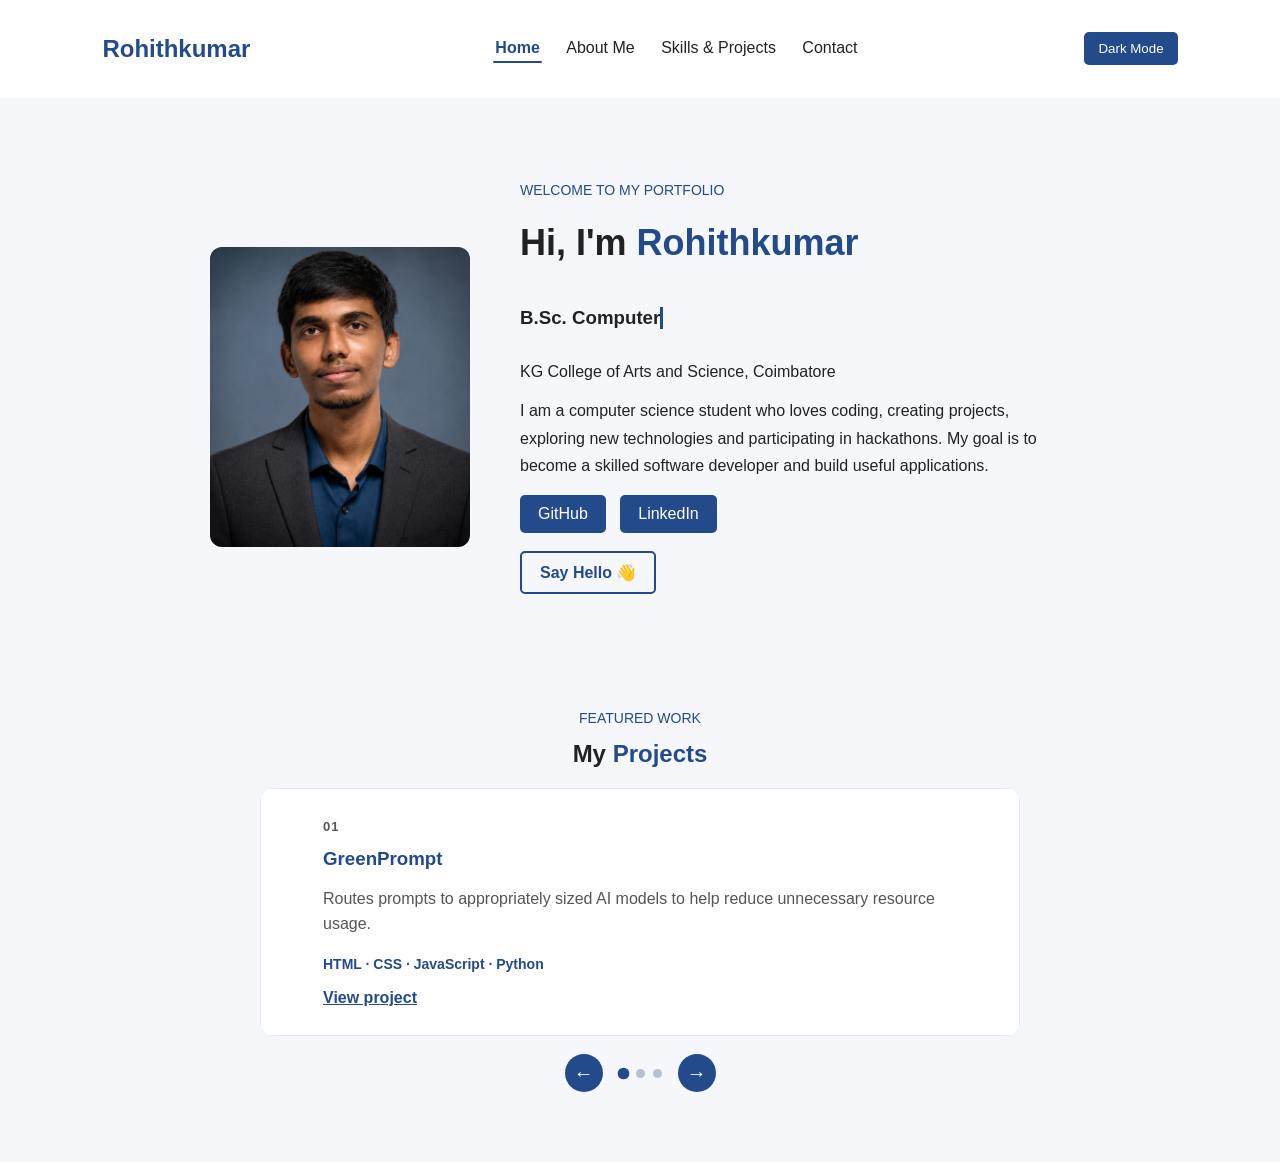
<file: index.html>
<!DOCTYPE html>
<html lang="en">
<head>
    <meta charset="UTF-8">
    <meta name="viewport" content="width=device-width, initial-scale=1.0">
    <title>Rohithkumar | Portfolio</title>
    <link rel="stylesheet" href="style.css">
</head>
<body>

    <header>
    <h2>Rohithkumar</h2>

    <nav>
        <a href="index.html">Home</a>
        <a href="about.html">About Me</a>
        <a href="skills.html">Skills & Projects</a>
        <a href="contact.html">Contact</a>
    </nav>

    <button id="themeButton">Dark Mode</button>
</header>

    <main class="home">
        <div class="profile">
            <div class="profile-card" tabindex="0" role="button" aria-label="Show profile details">
                <div class="profile-card-inner">
                    <div class="profile-card-front">
                        <img src="images/rohith.jpg" alt="Rohith's profile photo">
                    </div>
                    <div class="profile-card-back">
                        <p class="profile-label">STUDENT PROFILE</p>
                        <h2>Rohithkumar</h2>
                        <p>B.Sc. Computer Science</p>
                        <p>KG College of Arts and Science, Coimbatore</p>
                        <span>Hover or tap to flip back</span>
                    </div>
                </div>
            </div>
        </div>

        <div class="intro">
            <p class="welcome">WELCOME TO MY PORTFOLIO</p>

            <h1>Hi, I'm <span>Rohithkumar</span></h1>

            <h3>B.Sc. Computer Science Student</h3>

            <p>
                KG College of Arts and Science, Coimbatore
            </p>

            <p class="description">
                I am a computer science student who loves
                coding, creating projects, exploring new
                technologies and participating in hackathons.
                My goal is to become a skilled software
                developer and build useful applications.
            </p>

            <div class="social-links">
                <a href="https://github.com/rohithkumar2008"
                   target="_blank">GitHub</a>

                <a href="https://www.linkedin.com/in/rohithkumar-kumaresan"
                   target="_blank">LinkedIn</a>
            </div>

            <button class="hello-button" id="helloButton" type="button">Say Hello 👋</button>
            <p class="hello-message" id="helloMessage" aria-live="polite"></p>
        </div>
    </main>

    <section class="project-carousel" aria-label="Featured projects">
        <div class="carousel-heading">
            <p class="welcome">FEATURED WORK</p>
            <h2>My <span>Projects</span></h2>
        </div>

        <div class="carousel-window">
            <div class="carousel-track">
                <article class="carousel-slide">
                    <p class="slide-number">01</p>
                    <h3>GreenPrompt</h3>
                    <p>Routes prompts to appropriately sized AI models to help reduce unnecessary resource usage.</p>
                    <p class="slide-tech">HTML · CSS · JavaScript · Python</p>
                    <a href="https://github.com/Jarvis-Steven/GreenPrompt" target="_blank" rel="noopener noreferrer">View project</a>
                </article>

                <article class="carousel-slide">
                    <p class="slide-number">02</p>
                    <h3>Appointment Scheduling System</h3>
                    <p>A Java mini project for organising appointments and helping users keep track of reminders.</p>
                    <p class="slide-tech">Java</p>
                </article>

                <article class="carousel-slide">
                    <p class="slide-number">03</p>
                    <h3>Visual AI Cursor</h3>
                    <p>An AI-assisted cursor concept that guides users through computer tasks using visual support.</p>
                    <p class="slide-tech">Python · OpenCV · Tkinter</p>
                </article>
            </div>
        </div>

        <div class="carousel-controls">
            <button class="carousel-button" id="previousSlide" type="button" aria-label="Show previous project">←</button>
            <div class="carousel-dots" aria-label="Choose a project">
                <button class="carousel-dot active" type="button" aria-label="Show project 1" aria-current="true"></button>
                <button class="carousel-dot" type="button" aria-label="Show project 2"></button>
                <button class="carousel-dot" type="button" aria-label="Show project 3"></button>
            </div>
            <button class="carousel-button" id="nextSlide" type="button" aria-label="Show next project">→</button>
        </div>
    </section>

<script src="script.js"></script>
</body>
</html>
</file>
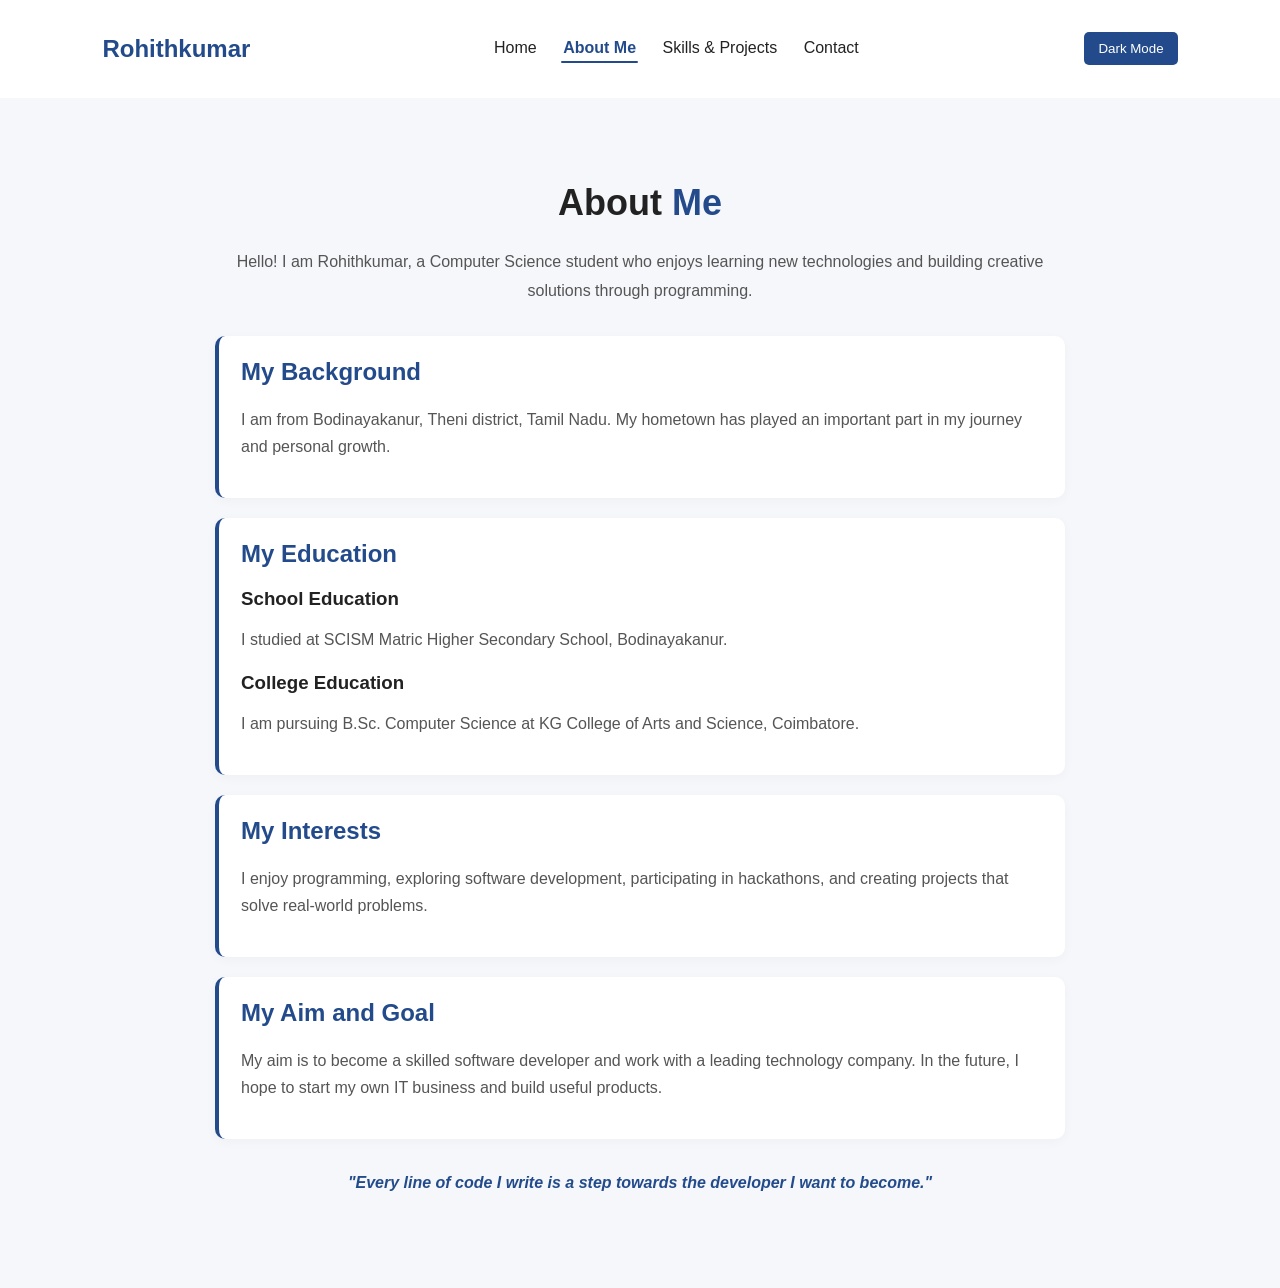
<file: about.html>
<!DOCTYPE html>
<html lang="en">
<head>
    <meta charset="UTF-8">
    <meta name="viewport" content="width=device-width, initial-scale=1.0">
    <title>About Me | Rohith_Nova</title>
    <link rel="stylesheet" href="style.css">
</head>
<body>

    <!-- Navigation -->
    <header>
    <h2>Rohithkumar</h2>

    <nav>
        <a href="index.html">Home</a>
        <a href="about.html">About Me</a>
        <a href="skills.html">Skills & Projects</a>
        <a href="contact.html">Contact</a>
    </nav>

    <button id="themeButton">Dark Mode</button>
</header>

    <!-- About section -->
    <main class="about">
        <h1>About <span>Me</span></h1>

        <p class="about-intro">
            Hello! I am Rohithkumar, a Computer Science student
            who enjoys learning new technologies and building
            creative solutions through programming.
        </p>

        <section class="about-card">
            <h2>My Background</h2>

            <p>
                I am from Bodinayakanur, Theni district,
                Tamil Nadu. My hometown has played an important
                part in my journey and personal growth.
            </p>
        </section>

        <section class="about-card">
            <h2>My Education</h2>

            <h3>School Education</h3>
            <p>
                I studied at SCISM Matric Higher Secondary
                School, Bodinayakanur.
            </p>

            <h3>College Education</h3>
            <p>
                I am pursuing B.Sc. Computer Science at
                KG College of Arts and Science, Coimbatore.
            </p>
        </section>

        <section class="about-card">
            <h2>My Interests</h2>

            <p>
                I enjoy programming, exploring software
                development, participating in hackathons,
                and creating projects that solve real-world
                problems.
            </p>
        </section>

        <section class="about-card">
            <h2>My Aim and Goal</h2>

            <p>
                My aim is to become a skilled software developer
                and work with a leading technology company.
                In the future, I hope to start my own
                IT business and build useful products.
            </p>
        </section>

        <p class="closing-message">
            "Every line of code I write is a step towards
            the developer I want to become."
        </p>
    </main>

    

<script src="script.js"></script>
</body>
</html>
</file>
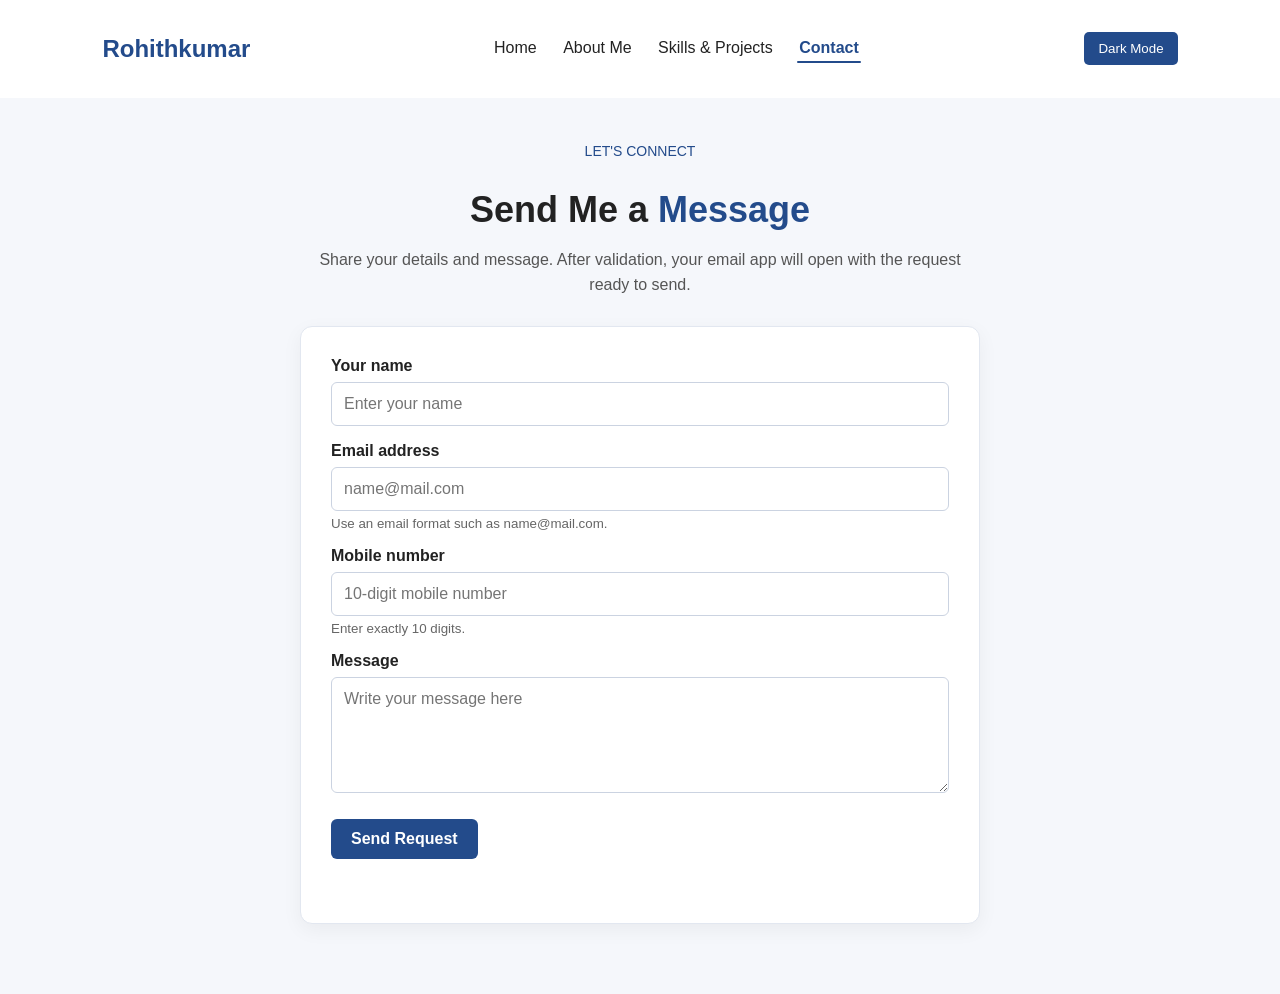
<file: contact.html>
<!DOCTYPE html>
<html lang="en">
<head>
    <meta charset="UTF-8">
    <meta name="viewport" content="width=device-width, initial-scale=1.0">
    <title>Contact | Rohithkumar</title>
    <link rel="stylesheet" href="style.css">
</head>
<body>
    <header>
        <h2>Rohithkumar</h2>

        <nav>
            <a href="index.html">Home</a>
            <a href="about.html">About Me</a>
            <a href="skills.html">Skills & Projects</a>
            <a href="contact.html">Contact</a>
        </nav>

        <button id="themeButton">Dark Mode</button>
    </header>

    <main class="contact-page">
        <section class="contact-intro">
            <p class="welcome">LET'S CONNECT</p>
            <h1>Send Me a <span>Message</span></h1>
            <p>Share your details and message. After validation, your email app will open with the request ready to send.</p>
        </section>

        <section class="contact-card">
            <form id="contactForm" data-recipient="your-email@example.com" novalidate>
                <label for="contactName">Your name</label>
                <input id="contactName" name="name" type="text" autocomplete="name" minlength="2" required placeholder="Enter your name">

                <label for="contactEmail">Email address</label>
                <input id="contactEmail" name="email" type="email" autocomplete="email" required pattern="^[A-Za-z0-9._%+-]+@[A-Za-z0-9.-]+\.[A-Za-z]{2,}$" placeholder="name@mail.com">
                <small>Use an email format such as name@mail.com.</small>

                <label for="contactMobile">Mobile number</label>
                <input id="contactMobile" name="mobile" type="tel" inputmode="numeric" autocomplete="tel" required pattern="[0-9]{10}" minlength="10" maxlength="10" placeholder="10-digit mobile number">
                <small>Enter exactly 10 digits.</small>

                <label for="contactMessage">Message</label>
                <textarea id="contactMessage" name="message" rows="5" required minlength="10" placeholder="Write your message here"></textarea>

                <button class="send-button" type="submit">Send Request</button>
                <p class="form-status" id="formStatus" aria-live="polite"></p>
            </form>
        </section>
    </main>

    <script src="script.js"></script>
</body>
</html>
</file>
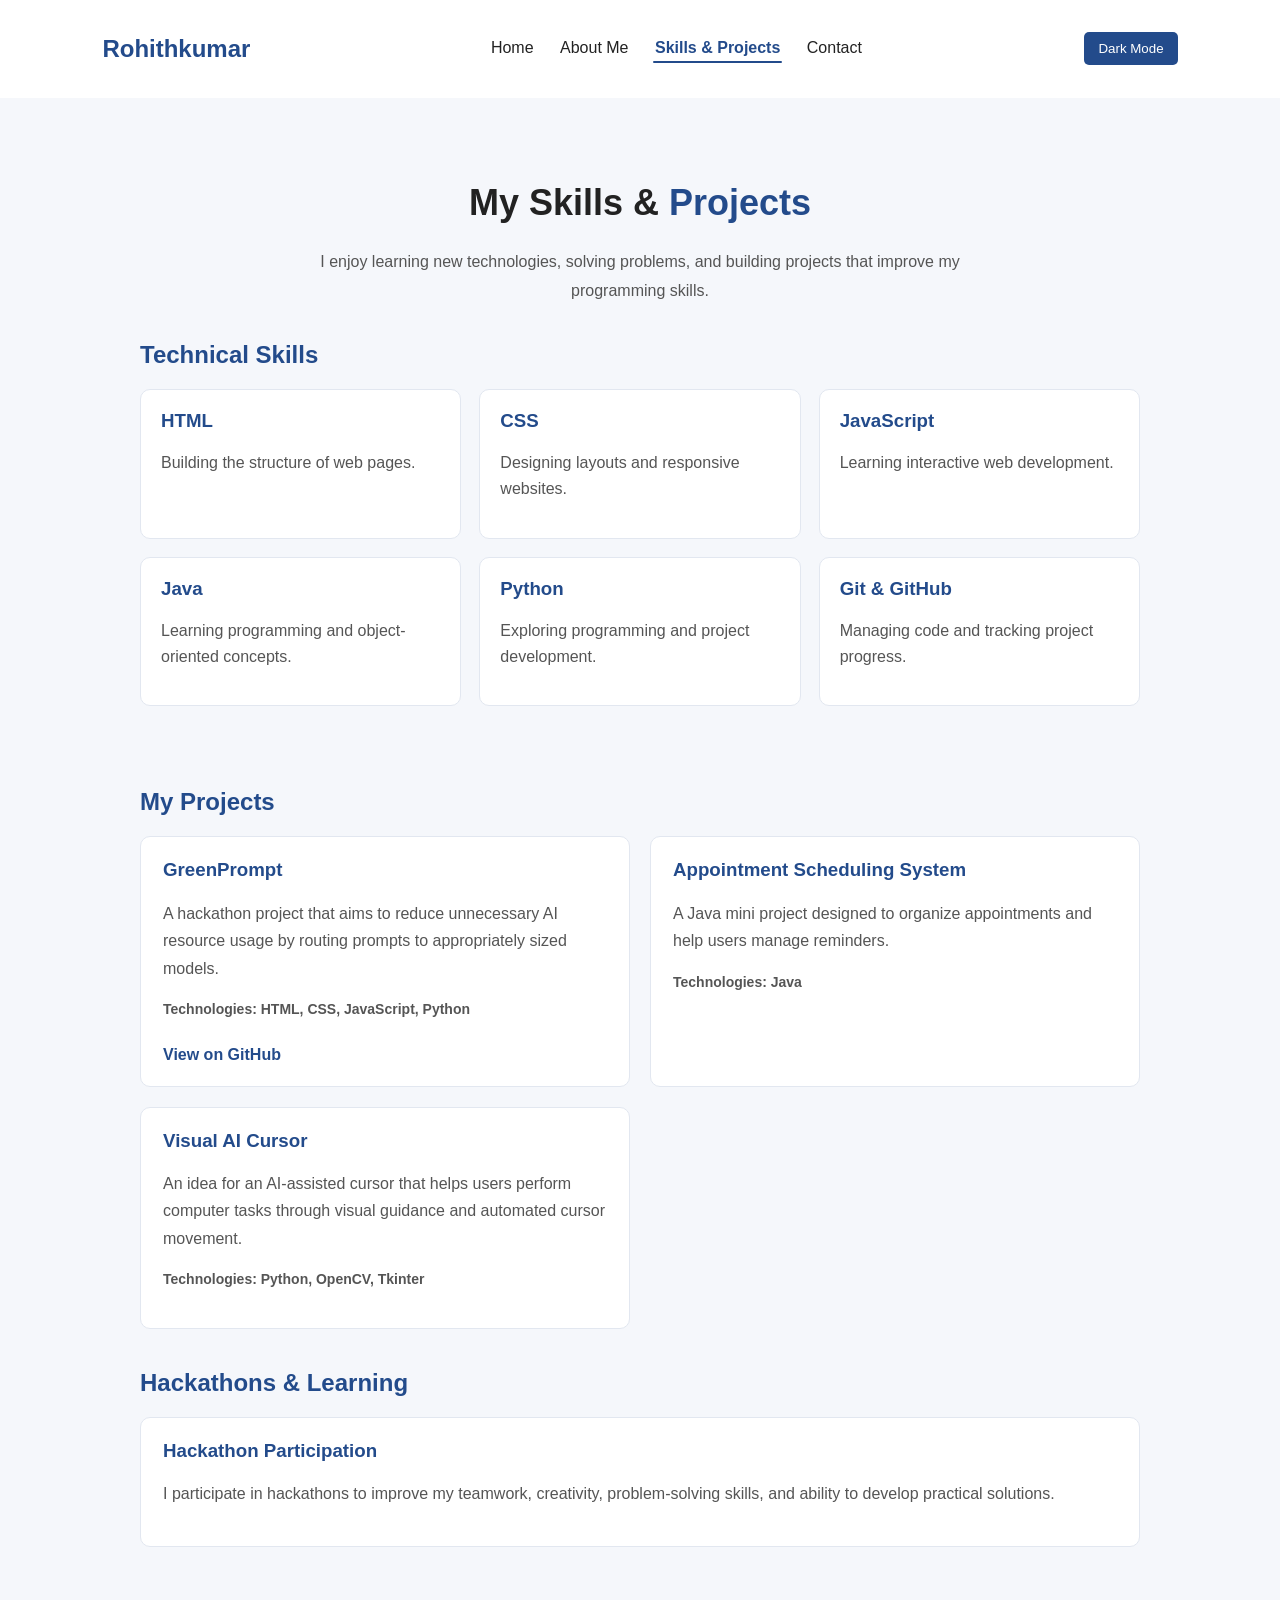
<file: skills.html>
<!DOCTYPE html>
<html lang="en">
<head>
    <meta charset="UTF-8">
    <meta name="viewport" content="width=device-width, initial-scale=1.0">
    <title>Skills & Projects | Rohith_Nova</title>
    <link rel="stylesheet" href="style.css">
</head>
<body>

    <!-- Navigation -->
    <header>
    <h2>Rohithkumar</h2>

    <nav>
        <a href="index.html">Home</a>
        <a href="about.html">About Me</a>
        <a href="skills.html">Skills & Projects</a>
        <a href="contact.html">Contact</a>
    </nav>

    <button id="themeButton">Dark Mode</button>
</header>

    <main class="skills-page">

        <h1>My Skills & <span>Projects</span></h1>

        <p class="skills-intro">
            I enjoy learning new technologies, solving problems,
            and building projects that improve my programming skills.
        </p>

        <!-- Technical Skills -->
        <section class="skills-section">
            <h2>Technical Skills</h2>

            <div class="skills-list">
                <div class="skill-card">
                    <h3>HTML</h3>
                    <p>Building the structure of web pages.</p>
                </div>

                <div class="skill-card">
                    <h3>CSS</h3>
                    <p>Designing layouts and responsive websites.</p>
                </div>

                <div class="skill-card">
                    <h3>JavaScript</h3>
                    <p>Learning interactive web development.</p>
                </div>

                <div class="skill-card">
                    <h3>Java</h3>
                    <p>Learning programming and object-oriented concepts.</p>
                </div>

                <div class="skill-card">
                    <h3>Python</h3>
                    <p>Exploring programming and project development.</p>
                </div>

                <div class="skill-card">
                    <h3>Git & GitHub</h3>
                    <p>Managing code and tracking project progress.</p>
                </div>
            </div>
        </section>

        <!-- Projects -->
        <section class="skills-section">
            <h2>My Projects</h2>

            <div class="projects-list">

                <div class="project-card">
                    <h3>GreenPrompt</h3>
                    <p>
                        A hackathon project that aims to reduce
                        unnecessary AI resource usage by routing
                        prompts to appropriately sized models.
                    </p>
                    <p class="project-tech">
                        Technologies: HTML, CSS, JavaScript, Python
                    </p>
                    <a href="https://github.com/Jarvis-Steven/GreenPrompt"
                       target="_blank">
                        View on GitHub
                    </a>
                </div>

                <div class="project-card">
                    <h3>Appointment Scheduling System</h3>
                    <p>
                        A Java mini project designed to organize
                        appointments and help users manage reminders.
                    </p>
                    <p class="project-tech">
                        Technologies: Java
                    </p>
                </div>

                <div class="project-card">
                    <h3>Visual AI Cursor</h3>
                    <p>
                        An idea for an AI-assisted cursor that helps
                        users perform computer tasks through visual
                        guidance and automated cursor movement.
                    </p>
                    <p class="project-tech">
                        Technologies: Python, OpenCV, Tkinter
                    </p>
                </div>

            </div>
        </section>

        <!-- Hackathon Experience -->
        <section class="skills-section">
            <h2>Hackathons & Learning</h2>

            <div class="project-card">
                <h3>Hackathon Participation</h3>
                <p>
                    I participate in hackathons to improve my
                    teamwork, creativity, problem-solving skills,
                    and ability to develop practical solutions.
                </p>
            </div>
        </section>

    </main>

    
<script src="script.js"></script>
</body>
</html>
</file>
<file: style.css>
/* Basic page settings */
body {
    margin: 0;
    font-family: Arial, sans-serif;
    background-color: #f5f7fb;
    color: #222;
}

/* Navigation bar */
header {
    display: flex;
    justify-content: space-between;
    align-items: center;
    padding: 15px 8%;
    background-color: white;
}

header h2 {
    color: #234b8b;
}

nav a {
    text-decoration: none;
    color: #222;
    display: inline-block;
    position: relative;
    padding: 8px 2px 10px;
    transition: color 0.25s ease, transform 0.25s ease;
}

/* Navigation link animation */
nav a::after {
    content: "";
    position: absolute;
    right: 0;
    bottom: 4px;
    left: 0;
    height: 2px;
    background-color: #234b8b;
    border-radius: 2px;
    transform: scaleX(0);
    transform-origin: center;
    transition: transform 0.25s ease;
}

nav a:hover,
nav a:focus-visible {
    color: #234b8b;
    transform: translateY(-2px);
}

nav a:hover::after,
nav a:focus-visible::after,
nav a.active::after {
    transform: scaleX(1);
}

nav a:focus-visible {
    outline: 2px solid #234b8b;
    outline-offset: 4px;
}

/* Home page layout */
.home {
    display: flex;
    align-items: center;
    justify-content: center;
    gap: 50px;
    padding: 70px 8%;
}

/* Flip profile photo */
.profile-card {
    width: 260px;
    height: 300px;
    border-radius: 12px;
    cursor: pointer;
    perspective: 1000px;
}

.profile-card-inner {
    position: relative;
    width: 100%;
    height: 100%;
    transition: transform 0.7s ease;
    transform-style: preserve-3d;
}

.profile-card:hover .profile-card-inner,
.profile-card:focus .profile-card-inner,
.profile-card.flipped .profile-card-inner {
    transform: rotateY(180deg);
}

.profile-card-front,
.profile-card-back {
    position: absolute;
    width: 100%;
    height: 100%;
    overflow: hidden;
    border-radius: 12px;
    backface-visibility: hidden;
}

.profile-card-front img {
    width: 100%;
    height: 100%;
    object-fit: cover;
}

.profile-card-back {
    box-sizing: border-box;
    display: flex;
    flex-direction: column;
    justify-content: center;
    padding: 28px;
    background-color: #234b8b;
    color: white;
    text-align: center;
    transform: rotateY(180deg);
}

.profile-card-back h2 {
    margin: 8px 0;
    color: white;
}

.profile-card-back p {
    margin: 7px 0;
    line-height: 1.5;
}

.profile-card-back span,
.profile-label {
    font-size: 12px;
    letter-spacing: 0.7px;
}

.profile-label {
    margin: 0;
    font-weight: bold;
}

/* Introduction */
.intro {
    max-width: 550px;
}

.welcome {
    color: #234b8b;
    font-size: 14px;
}

h1 {
    font-size: 36px;
}

h1 span {
    color: #234b8b;
}

.description {
    line-height: 1.7;
}

/* Featured project carousel */
.project-carousel {
    max-width: 760px;
    margin: 0 auto 70px;
    padding: 0 8%;
}

.carousel-heading {
    text-align: center;
    margin-bottom: 20px;
}

.carousel-heading h2 {
    margin: 0;
}

.carousel-heading h2 span,
.carousel-slide h3 {
    color: #234b8b;
}

.carousel-window {
    overflow: hidden;
    border-radius: 14px;
}

.carousel-track {
    display: flex;
    transition: transform 0.45s ease;
}

.carousel-slide {
    box-sizing: border-box;
    flex: 0 0 100%;
    min-height: 230px;
    padding: 28px 62px;
    background-color: white;
    border: 1px solid #e2e7f0;
}

.slide-number {
    margin: 0 0 10px;
    color: #234b8b;
    font-size: 13px;
    font-weight: bold;
    letter-spacing: 1px;
}

.carousel-slide h3 {
    margin: 0 0 12px;
}

.carousel-slide p {
    line-height: 1.6;
    color: #555;
}

.carousel-slide .slide-tech {
    color: #234b8b;
    font-size: 14px;
    font-weight: bold;
}

.carousel-slide a {
    color: #234b8b;
    font-weight: bold;
}

.carousel-controls {
    display: flex;
    justify-content: center;
    align-items: center;
    gap: 16px;
    margin-top: 18px;
}

.carousel-button,
.carousel-dot {
    border: none;
    cursor: pointer;
}

.carousel-button {
    width: 38px;
    height: 38px;
    border-radius: 50%;
    background-color: #234b8b;
    color: white;
    font-size: 20px;
    transition: background-color 0.2s ease, transform 0.2s ease;
}

.carousel-button:hover {
    background-color: #16315c;
    transform: scale(1.08);
}

.carousel-dots {
    display: flex;
    gap: 8px;
}

.carousel-dot {
    width: 9px;
    height: 9px;
    padding: 0;
    border-radius: 50%;
    background-color: #b7c0d0;
    transition: transform 0.2s ease, background-color 0.2s ease;
}

.carousel-dot.active {
    background-color: #234b8b;
    transform: scale(1.3);
}

/* Social links */
.social-links a {
    display: inline-block;
    margin-right: 10px;
    padding: 10px 18px;
    background-color: #234b8b;
    color: white;
    text-decoration: none;
    border-radius: 5px;
}

.social-links a:hover {
    background-color: #16315c;
}

/* Small interactive welcome button */
.hello-button {
    margin-top: 18px;
    padding: 10px 18px;
    border: 2px solid #234b8b;
    border-radius: 5px;
    background-color: transparent;
    color: #234b8b;
    font: inherit;
    font-weight: bold;
    cursor: pointer;
    transition: background-color 0.25s ease, color 0.25s ease, transform 0.25s ease;
}

.hello-button:hover {
    background-color: #234b8b;
    color: white;
    transform: translateY(-2px);
}

.hello-message {
    min-height: 20px;
    margin: 12px 0 0;
    color: #234b8b;
    font-weight: bold;
}

/* Footer */
footer {
    text-align: center;
    padding: 15px;
    color: #666;
}

/* Mobile screen */
@media (max-width: 700px) {
    .home {
        flex-direction: column;
        text-align: center;
        padding: 35px 5%;
        gap: 25px;
    }

    .profile-card {
        width: 210px;
        height: 240px;
    }

    .project-carousel {
        margin-bottom: 45px;
        padding: 0 5%;
    }

    .carousel-slide {
        min-height: 250px;
        padding: 24px 28px;
    }

    h1 {
        font-size: 29px;
    }
}

/* Commit 3: About Me page */

nav a {
    margin-left: 18px;
}

.about {
    max-width: 850px;
    margin: 40px auto;
    padding: 20px;
}

.about h1 {
    text-align: center;
    color: #222;
}

.about h1 span {
    color: #234b8b;
}

.about-intro {
    text-align: center;
    line-height: 1.8;
    color: #555;
    margin-bottom: 30px;
}

.about-card {
    background-color: white;
    padding: 22px;
    margin-bottom: 20px;
    border-radius: 10px;
    box-shadow: 0 3px 12px #00000008;
    border-left: 4px solid #234b8b;
}

.about-card h2 {
    color: #234b8b;
    margin-top: 0;
}

.about-card h3 {
    margin-bottom: 5px;
}

.about-card p {
    line-height: 1.7;
    color: #555;
}

.closing-message {
    text-align: center;
    color: #234b8b;
    font-style: italic;
    font-weight: bold;
    line-height: 1.8;
    margin: 30px 0;
}

/* Mobile layout for About Me */
@media (max-width: 700px) {
    .about {
        margin: 20px auto;
        padding: 15px;
    }

    .about-card {
        padding: 18px;
    }

    nav a {
        margin-left: 8px;
        font-size: 14px;
    }
}

/* Commit 4: Skills and Projects page */

.skills-page {
    max-width: 1000px;
    margin: 40px auto;
    padding: 20px;
}

.skills-page h1 {
    text-align: center;
}

.skills-page h1 span {
    color: #234b8b;
}

.skills-intro {
    max-width: 700px;
    margin: 0 auto 35px;
    text-align: center;
    line-height: 1.8;
    color: #555;
}

.skills-section {
    margin-bottom: 40px;
}

.skills-section > h2 {
    color: #234b8b;
    margin-bottom: 20px;
}

/* Skill cards */
.skills-list {
    display: grid;
    grid-template-columns: repeat(3, 1fr);
    gap: 18px;
}

.skill-card {
    background-color: white;
    padding: 20px;
    border-radius: 10px;
    border: 1px solid #e2e7f0;
}

.skill-card h3 {
    color: #234b8b;
    margin-top: 0;
}

.skill-card p {
    color: #555;
    line-height: 1.6;
}

.skill-card.interactive-skill {
    cursor: pointer;
    transition: transform 0.25s ease, box-shadow 0.25s ease, border-color 0.25s ease;
}

.skill-card.interactive-skill:hover,
.skill-card.interactive-skill:focus-visible,
.skill-card.interactive-skill.selected {
    transform: translateY(-5px);
    border-color: #234b8b;
    box-shadow: 0 10px 24px #00000014;
    outline: none;
}

.skill-feedback {
    min-height: 24px;
    margin: 18px 0 0;
    color: #234b8b;
    font-weight: bold;
    text-align: center;
}

/* Project cards */
.projects-list {
    display: grid;
    grid-template-columns: repeat(2, 1fr);
    gap: 20px;
}

.project-card {
    background-color: white;
    padding: 22px;
    border-radius: 10px;
    border: 1px solid #e2e7f0;
}

.project-card h3 {
    color: #234b8b;
    margin-top: 0;
}

.project-card p {
    color: #555;
    line-height: 1.7;
}

.project-tech {
    font-size: 14px;
    font-weight: bold;
}

/* Contact page */
.contact-page {
    max-width: 680px;
    margin: 45px auto 70px;
    padding: 0 20px;
}

.contact-intro {
    text-align: center;
    margin-bottom: 28px;
}

.contact-intro h1 {
    margin-bottom: 10px;
}

.contact-intro h1 span {
    color: #234b8b;
}

.contact-intro > p:last-child {
    color: #555;
    line-height: 1.6;
}

.contact-card {
    padding: 30px;
    background-color: white;
    border: 1px solid #e2e7f0;
    border-radius: 12px;
    box-shadow: 0 6px 20px #0000000d;
}

.contact-card label {
    display: block;
    margin: 16px 0 7px;
    font-weight: bold;
}

.contact-card label:first-child {
    margin-top: 0;
}

.contact-card input,
.contact-card textarea {
    box-sizing: border-box;
    width: 100%;
    padding: 12px;
    border: 1px solid #cbd3e1;
    border-radius: 6px;
    background-color: transparent;
    color: inherit;
    font: inherit;
}

.contact-card input:focus,
.contact-card textarea:focus {
    border-color: #234b8b;
    outline: 2px solid #234b8b33;
}

.contact-card small {
    display: block;
    margin-top: 5px;
    color: #666;
}

.send-button {
    margin-top: 22px;
    padding: 11px 20px;
    border: none;
    border-radius: 6px;
    background-color: #234b8b;
    color: white;
    font: inherit;
    font-weight: bold;
    cursor: pointer;
    transition: background-color 0.2s ease, transform 0.2s ease;
}

.send-button:hover {
    background-color: #16315c;
    transform: translateY(-2px);
}

.form-status {
    min-height: 20px;
    margin: 14px 0 0;
    color: #234b8b;
    font-weight: bold;
}

.project-card a {
    display: inline-block;
    margin-top: 10px;
    color: #234b8b;
    font-weight: bold;
    text-decoration: none;
}

.project-card a:hover {
    text-decoration: underline;
}

/* Mobile layout */
@media (max-width: 700px) {
    .skills-page {
        padding: 15px;
        margin: 20px auto;
    }

    .skills-list,
    .projects-list {
        grid-template-columns: 1fr;
    }
}

/* Commit 5: Dark mode styles */

#themeButton {
    padding: 9px 14px;
    background-color: #234b8b;
    color: white;
    border: none;
    border-radius: 5px;
    cursor: pointer;
}

#themeButton:hover {
    background-color: #16315c;
}

/* Dark theme for the whole page */
body.dark-mode {
    background-color: #171923;
    color: #f1f1f1;
}

/* Header and footer */
body.dark-mode header,
body.dark-mode footer {
    background-color: #222532;
    color: #f1f1f1;
}

/* Navigation links */
body.dark-mode nav a {
    color: #c5d8ff;
}

/* Headings and paragraphs */
body.dark-mode h1,
body.dark-mode h2,
body.dark-mode h3 {
    color: #f1f1f1;
}

body.dark-mode h1 span,
body.dark-mode .about-card h2,
body.dark-mode .skills-section > h2 {
    color: #8eb5ff;
}

body.dark-mode p,
body.dark-mode .description,
body.dark-mode .about-card p,
body.dark-mode .skill-card p,
body.dark-mode .project-card p {
    color: #d0d0d0;
}

/* Cards */
body.dark-mode .about-card,
body.dark-mode .skill-card,
body.dark-mode .project-card,
body.dark-mode .contact-card {
    background-color: #222532;
    border-color: #383d4d;
}

body.dark-mode .contact-intro > p:last-child,
body.dark-mode .contact-card small {
    color: #d0d0d0;
}

body.dark-mode .contact-intro h1 span,
body.dark-mode .form-status {
    color: #8eb5ff;
}

body.dark-mode .contact-card input,
body.dark-mode .contact-card textarea {
    border-color: #52596c;
}

body.dark-mode .carousel-slide {
    background-color: #222532;
    border-color: #383d4d;
}

body.dark-mode .carousel-slide p {
    color: #d0d0d0;
}

body.dark-mode .hello-button {
    border-color: #8eb5ff;
    color: #8eb5ff;
}

body.dark-mode .hello-button:hover {
    background-color: #8eb5ff;
    color: #171923;
}

body.dark-mode .hello-message,
body.dark-mode .skill-feedback {
    color: #8eb5ff;
}

body.dark-mode .skill-card.interactive-skill:hover,
body.dark-mode .skill-card.interactive-skill:focus-visible,
body.dark-mode .skill-card.interactive-skill.selected {
    border-color: #8eb5ff;
}

body.dark-mode .carousel-heading h2 span,
body.dark-mode .carousel-slide h3,
body.dark-mode .slide-number,
body.dark-mode .carousel-slide .slide-tech,
body.dark-mode .carousel-slide a,
body.dark-mode .carousel-dot.active {
    color: #8eb5ff;
}

body.dark-mode .carousel-dot.active {
    background-color: #8eb5ff;
}

/* Closing message */
body.dark-mode .closing-message {
    color: #8eb5ff;
}


/* =====================================================
   NEW: Styles for the animations
   ===================================================== */

/* page fades in when it opens (CSS only) */
main {
    animation: pageFade 0.7s ease;
}

@keyframes pageFade {
    from {
        opacity: 0;
        transform: translateY(12px);
    }

    to {
        opacity: 1;
        transform: translateY(0);
    }
}

/* Basic 2: the link of the page you are on */
nav a.active {
    color: #234b8b;
    font-weight: bold;
}

body.dark-mode nav a.active {
    color: #8eb5ff;
}

body.dark-mode nav a::after {
    background-color: #8eb5ff;
}

/* smooth colour change when switching dark mode */
body,
header,
footer,
.about-card,
.skill-card,
.project-card {
    transition: background-color 0.4s, color 0.4s;
}

/* Basic 3: back to top button */
#topButton {
    position: fixed;
    right: 24px;
    bottom: 24px;
    width: 44px;
    height: 44px;
    border: none;
    border-radius: 50%;
    background-color: #234b8b;
    color: white;
    font-size: 20px;
    cursor: pointer;

    /* hidden until JavaScript adds "show" */
    opacity: 0;
    pointer-events: none;
    transform: translateY(10px);
    transition: opacity 0.3s, transform 0.3s, background-color 0.2s;
}

#topButton.show {
    opacity: 1;
    pointer-events: auto;
    transform: translateY(0);
}

#topButton:hover {
    background-color: #16315c;
}

/* Moderate 1: cards fade up when scrolled to */
.reveal {
    opacity: 0;
    transform: translateY(26px);
    transition: opacity 0.6s, transform 0.6s, box-shadow 0.25s;
}

.reveal.show {
    opacity: 1;
    transform: translateY(0);
}

/* small lift when the mouse is on a card */
.skill-card:hover,
.project-card:hover {
    transform: translateY(-5px);
    box-shadow: 0 10px 24px #00000014;
}

/* Moderate 2: blinking cursor while typing */
.typing {
    border-right: 3px solid #234b8b;
    display: inline-block;
    animation: blink 0.8s step-end infinite;
}

@keyframes blink {
    50% {
        border-color: transparent;
    }
}

/* Moderate 3: progress bar */
#progressBar {
    position: fixed;
    top: 0;
    left: 0;
    width: 0;
    height: 4px;
    background-color: #234b8b;
    z-index: 20;
}

body.dark-mode #progressBar {
    background-color: #8eb5ff;
}

/* people who turned off animations on their device */
@media (prefers-reduced-motion: reduce) {
    * {
        animation: none !important;
        transition: none !important;
    }

    .reveal {
        opacity: 1;
        transform: none;
    }
}
</file>
